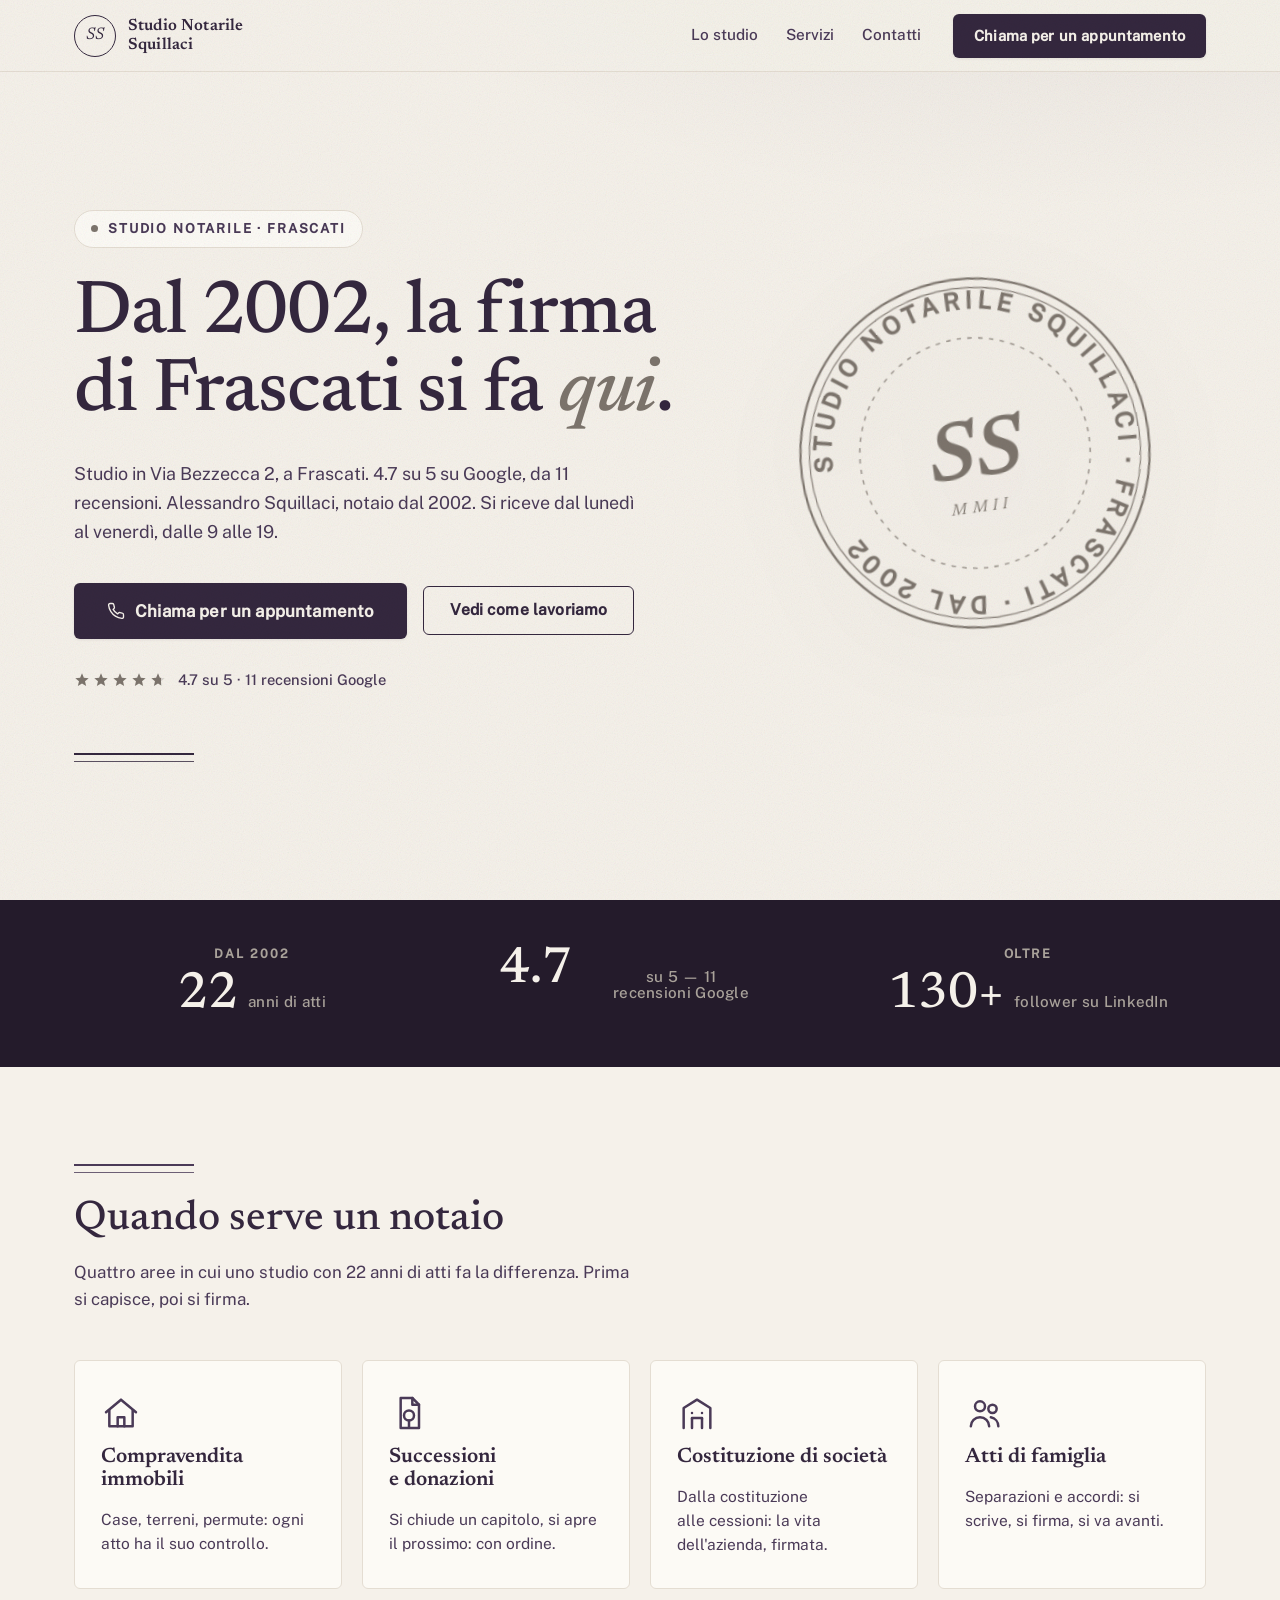
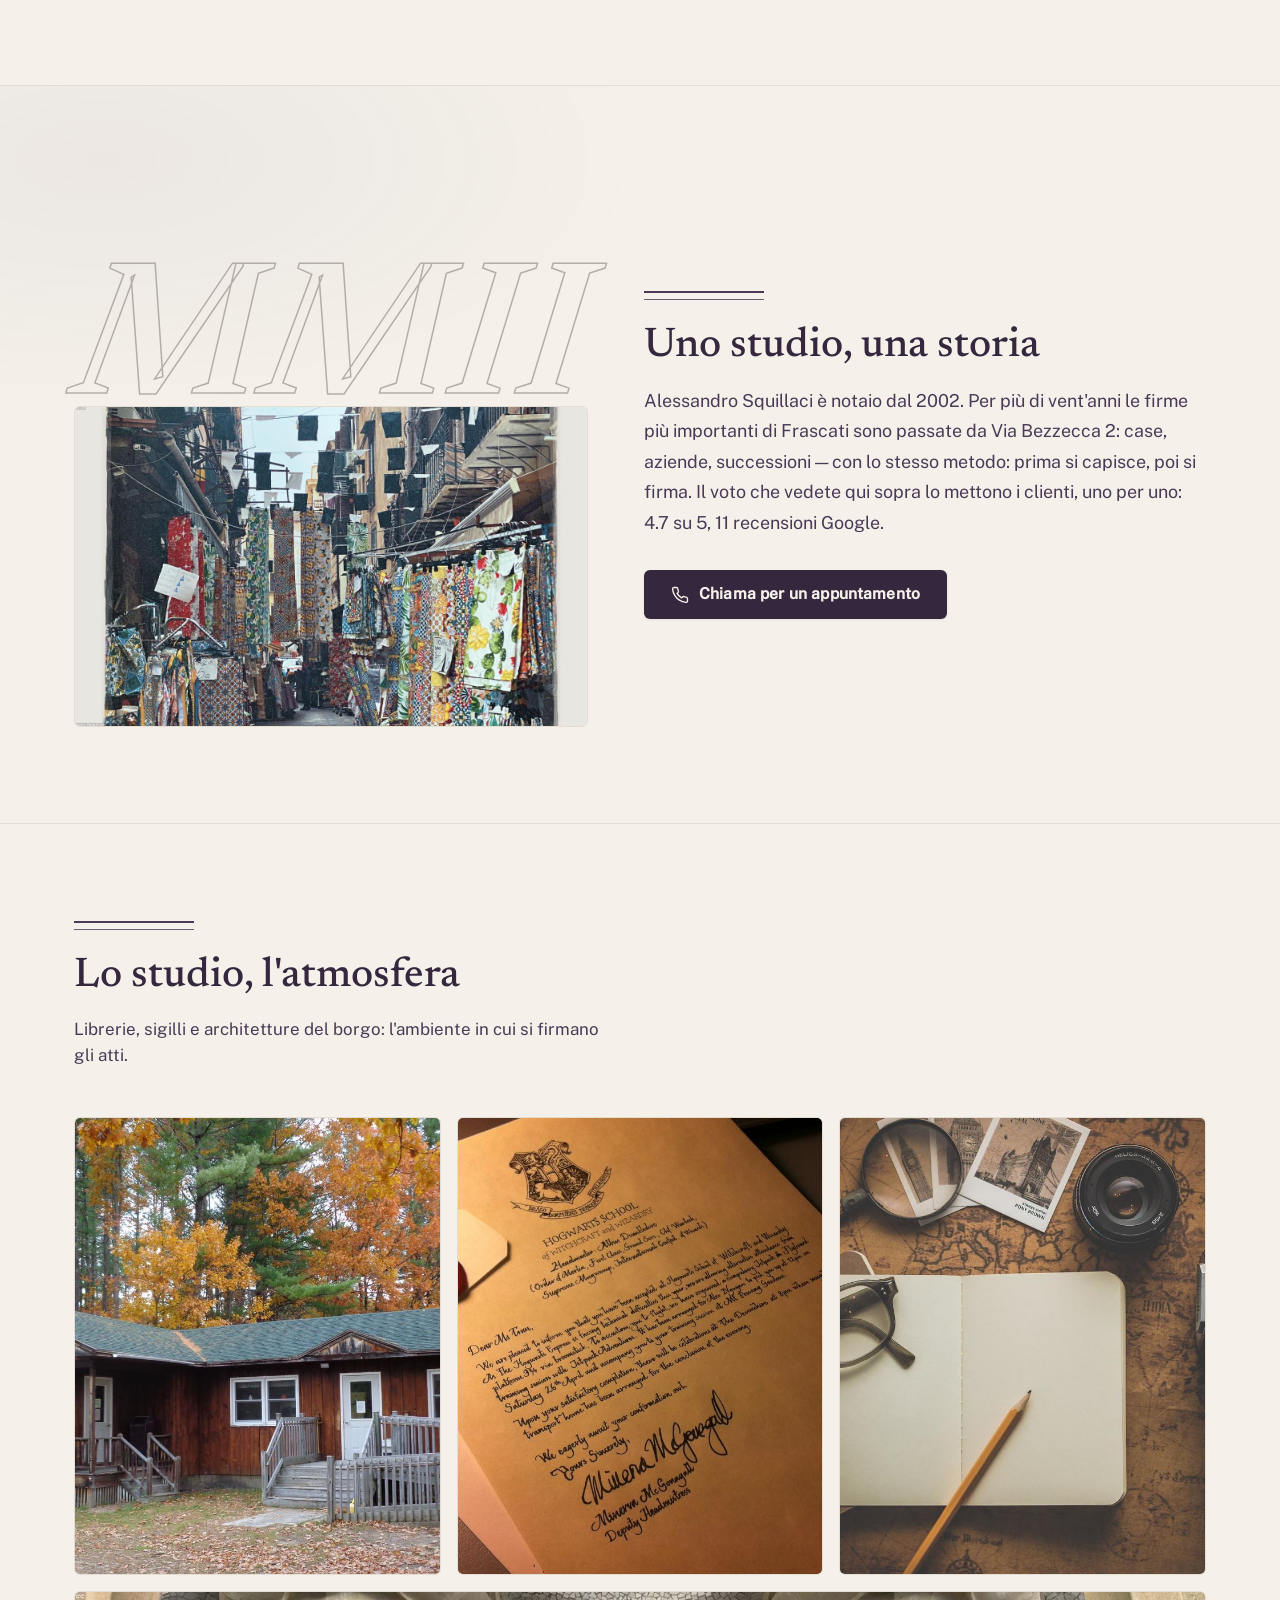
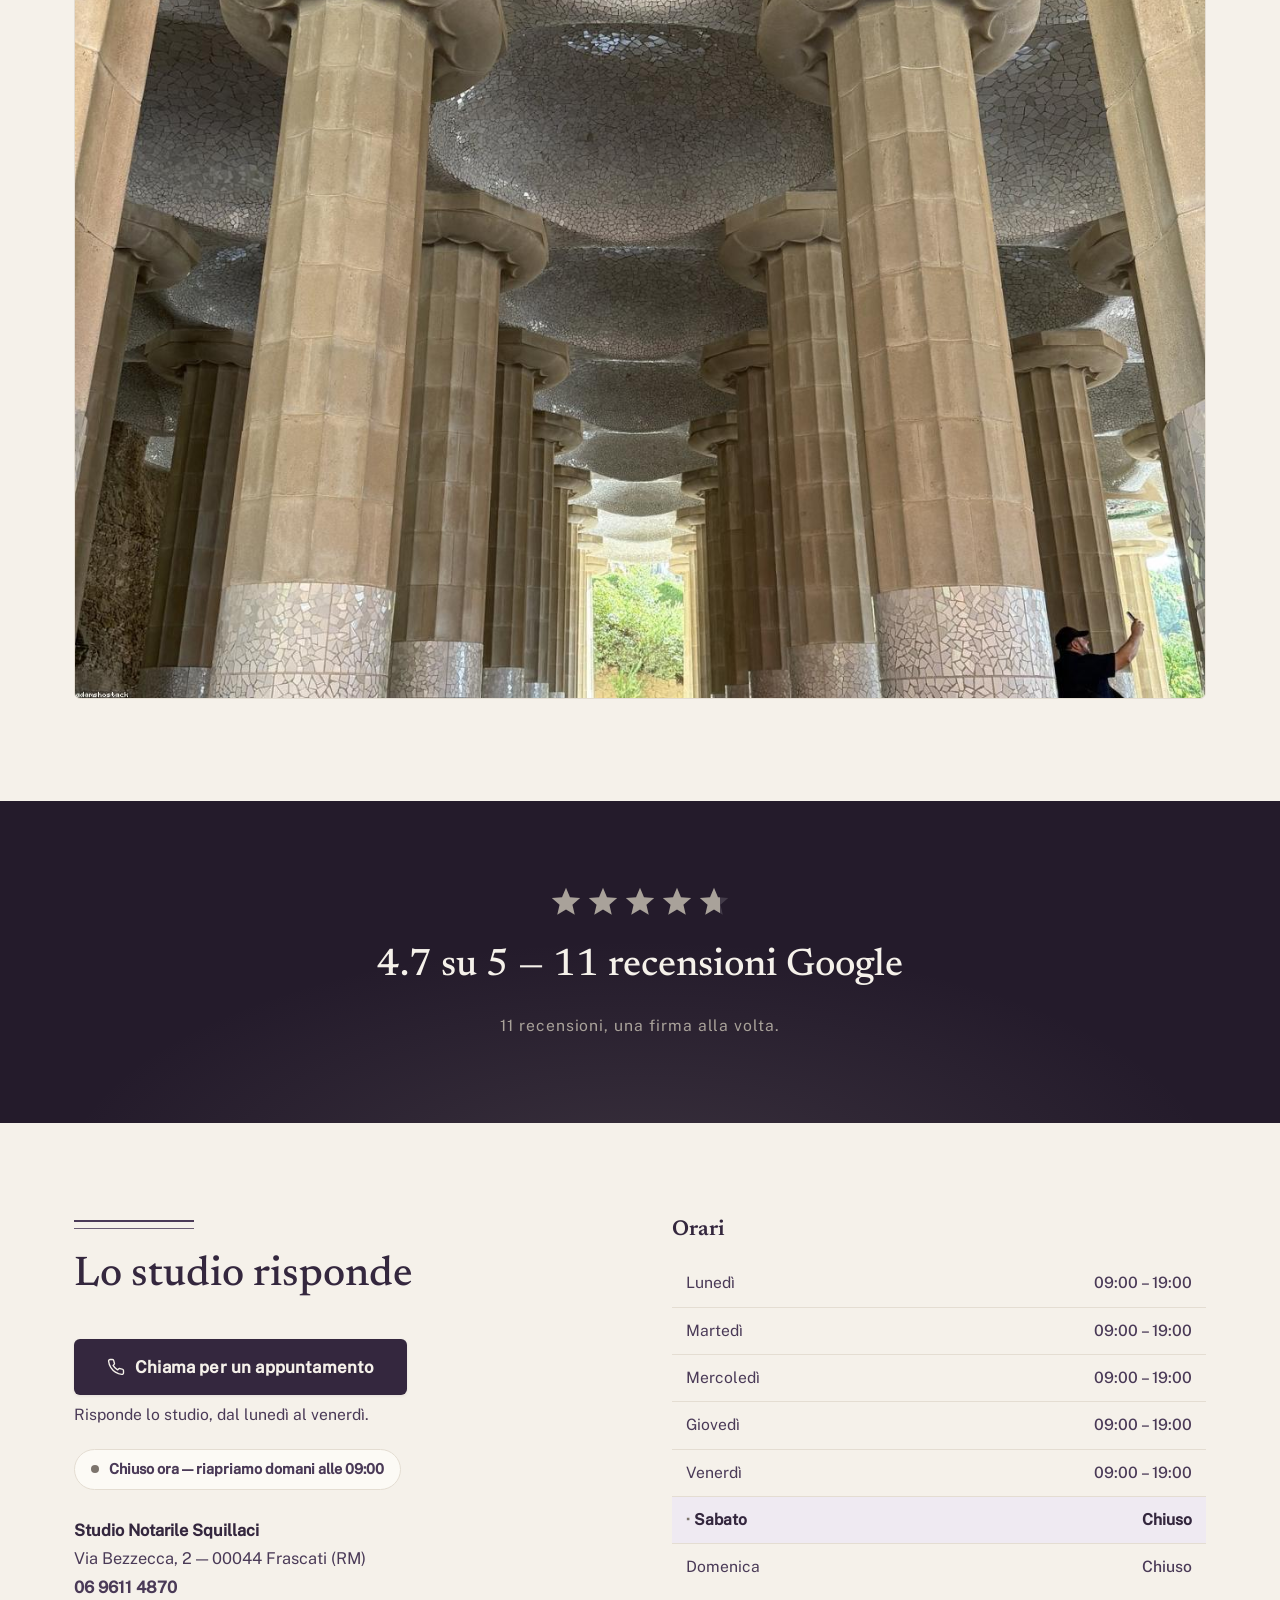
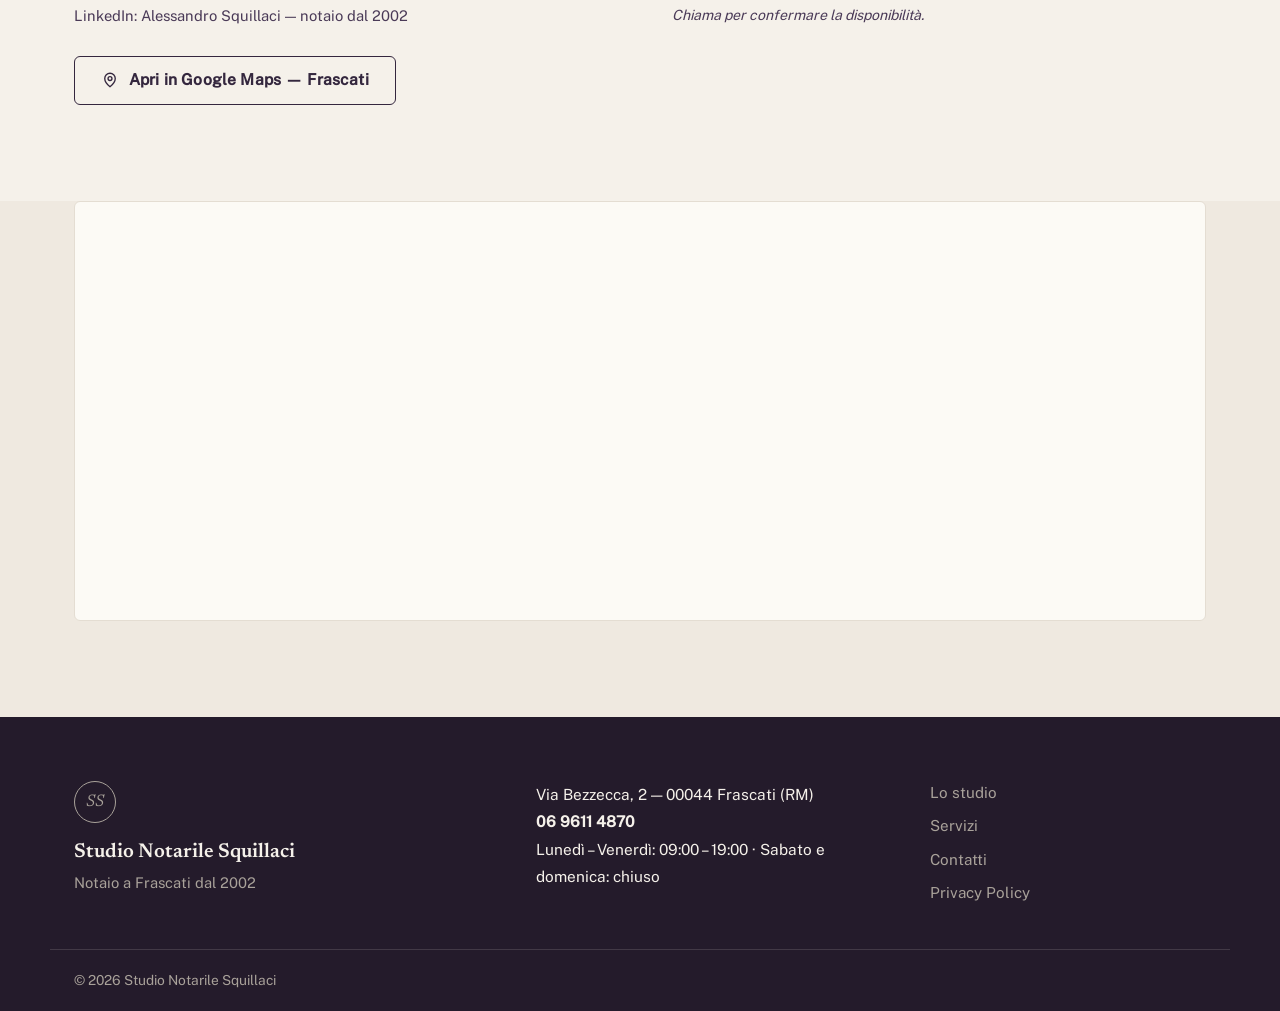
<file: index.html>
<!DOCTYPE html>
<html lang="it">
<head>
<meta charset="UTF-8">
<meta name="viewport" content="width=device-width, initial-scale=1">
<title>Studio Notarile Squillaci — Notaio a Frascati dal 2002</title>
<meta name="description" content="Studio notarile a Frascati (RM): Alessandro Squillaci, notaio dal 2002. Compravendite, successioni, costituzione di società e atti di famiglia. 4.7 su 5 su Google. Via Bezzecca 2. Si riceve dal lunedì al venerdì, dalle 9 alle 19.">
<link rel="canonical" href="https://www.studionotarilesquillaci.it/">
<meta property="og:type" content="website">
<meta property="og:title" content="Studio Notarile Squillaci — Notaio a Frascati dal 2002">
<meta property="og:description" content="Dal 2002, la firma di Frascati. Alessandro Squillaci, notaio dal 2002. 4.7 su 5 su Google, da 11 recensioni. Via Bezzecca 2, Frascati. Chiama: 06 9611 4870.">
<meta property="og:url" content="https://www.studionotarilesquillaci.it/">
<meta property="og:image" content="https://www.studionotarilesquillaci.it/images/og-cover.png">
<meta name="twitter:card" content="summary_large_image">
<link rel="icon" type="image/svg+xml" href="favicon.svg">
<link rel="preload" href="fonts/newsreader-var.woff2" as="font" type="font/woff2" crossorigin>
<link rel="preload" href="fonts/publicsans-var.woff2" as="font" type="font/woff2" crossorigin>
<link rel="stylesheet" href="fonts/fonts.css">
<link rel="stylesheet" href="css/variables.css">
<link rel="stylesheet" href="css/base.css">
<link rel="stylesheet" href="css/components.css">
<style>
/* ===== HERO: CSS @keyframes inline — MAI GSAP sopra la fold ===== */
.hero__badge, .hero__subtitle, .hero__cta, .hero__rating, .hero__media { opacity: 0; }
.hero__badge { transform: translateY(20px); animation: heroFadeUp .8s cubic-bezier(.22,1,.36,1) .05s forwards; }
.hero__title .word { display: inline-block; overflow: hidden; vertical-align: bottom; }
.hero__title .word span { display: inline-block; opacity: 0; animation: wordReveal 1s cubic-bezier(.25,.46,.45,.94) forwards; }
.hero__subtitle { transform: translateY(20px); animation: heroFadeUp .9s cubic-bezier(.22,1,.36,1) .68s forwards; }
.hero__cta { transform: translateY(20px); animation: heroFadeUp .9s cubic-bezier(.22,1,.36,1) .82s forwards; }
.hero__rating { transform: translateY(20px); animation: heroFadeUp .9s cubic-bezier(.22,1,.36,1) .96s forwards; }
.hero__media { animation: heroMediaFadeIn 1.6s cubic-bezier(.22,1,.36,1) .25s both; }
@keyframes wordReveal {
  from { opacity: 0; transform: translateY(105%); }
  to   { opacity: 1; transform: translateY(0); }
}
@keyframes heroFadeUp {
  from { opacity: 0; transform: translateY(20px); }
  to   { opacity: 1; transform: translateY(0); }
}
@keyframes heroMediaFadeIn {
  from { opacity: 0; transform: scale(.96) rotate(-4deg); }
  to   { opacity: 1; transform: scale(1) rotate(-4deg); }
}
</style>
<noscript>
<style>
.reveal, .service-card, .hero__badge, .hero__title .word span, .hero__subtitle, .hero__cta, .hero__rating, .hero__media { opacity: 1 !important; transform: none !important; }
</style>
</noscript>
<script type="application/ld+json">
{
  "@context": "https://schema.org",
  "@type": "LocalBusiness",
  "name": "Studio Notarile Squillaci",
  "description": "Studio notarile a Frascati (RM). Alessandro Squillaci, notaio dal 2002: compravendite immobiliari, successioni e donazioni, costituzione di società, atti di famiglia.",
  "telephone": "+39 06 9611 48**",
  "address": {
    "@type": "PostalAddress",
    "streetAddress": "Via Bezzecca, 2",
    "postalCode": "00044",
    "addressLocality": "Frascati",
    "addressRegion": "RM",
    "addressCountry": "IT"
  },
  "geo": { "@type": "GeoCoordinates", "latitude": 41.8081161, "longitude": 12.6801137 },
  "aggregateRating": { "@type": "AggregateRating", "ratingValue": "4.7", "reviewCount": "11" },
  "openingHoursSpecification": [{
    "@type": "OpeningHoursSpecification",
    "dayOfWeek": ["Monday", "Tuesday", "Wednesday", "Thursday", "Friday"],
    "opens": "09:00",
    "closes": "19:00"
  }]
}
</script>
</head>
<body>
<a class="skip-link" href="#main">Vai al contenuto</a>
<div class="progress-bar" aria-hidden="true"></div>

<header class="nav" id="nav">
  <div class="container nav__inner">
    <a class="nav__brand" href="#top" aria-label="Studio Notarile Squillaci — home">
      <span class="nav__monogram" aria-hidden="true">SS</span>
      <span class="nav__brand-text">Studio Notarile<br>Squillaci</span>
    </a>
    <nav class="nav__menu" id="navMenu" aria-label="Menu principale">
      <ul class="nav__links">
        <li><a href="#studio">Lo studio</a></li>
        <li><a href="#servizi">Servizi</a></li>
        <li><a href="#contatti">Contatti</a></li>
      </ul>
      <a class="btn btn--primary nav__cta" href="tel:+390696114870">Chiama per un appuntamento</a>
    </nav>
    <button class="nav__burger" id="navBurger" aria-expanded="false" aria-controls="navMenu" aria-label="Apri il menu">
      <span></span><span></span><span></span>
    </button>
  </div>
</header>

<main id="main">
  <!-- ============ 1. HERO ============ -->
  <section class="hero" id="top">
    <div class="container hero__inner">
      <div class="hero__content">
        <p class="hero__badge"><span class="hero__badge-dot" aria-hidden="true"></span>Studio notarile · Frascati</p>
        <h1 class="hero__title">
          <span class="word"><span>Dal</span></span>
          <span class="word"><span>2002,</span></span>
          <span class="word"><span>la</span></span>
          <span class="word"><span>firma</span></span>
          <span class="word"><span>di</span></span>
          <span class="word"><span>Frascati</span></span>
          <span class="word"><span>si</span></span>
          <span class="word"><span>fa</span></span>
          <span class="word"><span><em class="accent">qui</em>.</span></span>
        </h1>
        <p class="hero__subtitle">Studio in Via Bezzecca 2, a Frascati. 4.7 su 5 su Google, da 11 recensioni. Alessandro Squillaci, notaio dal 2002. Si riceve dal lunedì al venerdì, dalle 9 alle 19.</p>
        <div class="hero__cta">
          <a class="btn btn--primary btn--lg" href="tel:+390696114870">
            <svg viewBox="0 0 24 24" fill="none" stroke="currentColor" stroke-width="1.8" stroke-linecap="round" stroke-linejoin="round" aria-hidden="true"><path d="M22 16.92v3a2 2 0 0 1-2.18 2 19.79 19.79 0 0 1-8.63-3.07 19.5 19.5 0 0 1-6-6 19.79 19.79 0 0 1-3.07-8.67A2 2 0 0 1 4.11 2h3a2 2 0 0 1 2 1.72c.13.96.36 1.9.7 2.81a2 2 0 0 1-.45 2.11L8.09 9.91a16 16 0 0 0 6 6l1.27-1.27a2 2 0 0 1 2.11-.45c.91.34 1.85.57 2.81.7A2 2 0 0 1 22 16.92z"/></svg>
            Chiama per un appuntamento
          </a>
          <a class="btn btn--ghost" href="#studio">Vedi come lavoriamo</a>
        </div>
        <p class="hero__rating">
          <span class="stars" aria-hidden="true">
            <svg viewBox="0 0 24 24" fill="currentColor"><path d="M12 17.27L18.18 21l-1.64-7.03L22 9.24l-7.19-.61L12 2 9.19 8.63 2 9.24l5.46 4.73L5.82 21z"/></svg>
            <svg viewBox="0 0 24 24" fill="currentColor"><path d="M12 17.27L18.18 21l-1.64-7.03L22 9.24l-7.19-.61L12 2 9.19 8.63 2 9.24l5.46 4.73L5.82 21z"/></svg>
            <svg viewBox="0 0 24 24" fill="currentColor"><path d="M12 17.27L18.18 21l-1.64-7.03L22 9.24l-7.19-.61L12 2 9.19 8.63 2 9.24l5.46 4.73L5.82 21z"/></svg>
            <svg viewBox="0 0 24 24" fill="currentColor"><path d="M12 17.27L18.18 21l-1.64-7.03L22 9.24l-7.19-.61L12 2 9.19 8.63 2 9.24l5.46 4.73L5.82 21z"/></svg>
            <svg viewBox="0 0 24 24" fill="currentColor"><defs><linearGradient id="heroHalf" x1="0" y1="0" x2="1" y2="0"><stop offset="70%" stop-color="currentColor"/><stop offset="70%" stop-color="rgba(0,0,0,0.12)"/></linearGradient></defs><path d="M12 17.27L18.18 21l-1.64-7.03L22 9.24l-7.19-.61L12 2 9.19 8.63 2 9.24l5.46 4.73L5.82 21z" fill="url(#heroHalf)"/></svg>
          </span>
          <span>4.7 su 5 · 11 recensioni Google</span>
        </p>
      </div>
      <div class="hero__media" aria-hidden="true">
        <svg class="stamp" viewBox="0 0 200 200" role="img" aria-label="Timbro Studio Notarile Squillaci">
          <defs>
            <path id="stampCircle" d="M100,100 m-80,0 a80,80 0 1,1 160,0 a80,80 0 1,1 -160,0"/>
          </defs>
          <circle cx="100" cy="100" r="97" fill="none" stroke="currentColor" stroke-width="1.2"/>
          <circle cx="100" cy="100" r="92" fill="none" stroke="currentColor" stroke-width="0.6"/>
          <text class="stamp__text" font-size="13.5" letter-spacing="2.6" fill="currentColor">
            <textPath href="#stampCircle">STUDIO NOTARILE SQUILLACI · FRASCATI · DAL 2002</textPath>
          </text>
          <circle cx="100" cy="100" r="64" fill="none" stroke="currentColor" stroke-width="0.6" stroke-dasharray="2.5 3.5"/>
          <text class="stamp__monogram" x="100" y="113" text-anchor="middle" font-size="46" font-style="italic" fill="currentColor">SS</text>
          <text class="stamp__year" x="100" y="133" text-anchor="middle" font-size="9" letter-spacing="3" fill="currentColor">MMII</text>
        </svg>
      </div>
    </div>
    <div class="container">
      <svg class="act-divider hero__divider" viewBox="0 0 120 12" aria-hidden="true"><line x1="0" y1="2" x2="120" y2="2" stroke="currentColor" stroke-width="2"/><line x1="0" y1="9.5" x2="120" y2="9.5" stroke="currentColor" stroke-width="0.8"/></svg>
    </div>
  </section>

  <!-- ============ 2. TRUST BAR ============ -->
  <section class="trust" aria-label="Numeri dello studio">
    <div class="container trust__grid">
      <div class="trust__stat reveal">
        <p class="trust__pre">Dal 2002</p>
        <p class="trust__num"><span class="counter" data-count="22" data-suffix="">22</span><span class="trust__unit">anni di atti</span></p>
      </div>
      <div class="trust__stat reveal">
        <p class="trust__num"><span class="counter" data-count="4.7" data-decimals="1" data-suffix="">4.7</span><span class="trust__unit">su 5 — 11 recensioni Google</span></p>
      </div>
      <div class="trust__stat reveal">
        <p class="trust__pre">Oltre</p>
        <p class="trust__num"><span class="counter" data-count="130" data-suffix="+">130+</span><span class="trust__unit">follower su LinkedIn</span></p>
      </div>
    </div>
  </section>

  <!-- ============ 3. SERVIZI ============ -->
  <section class="section services" id="servizi">
    <div class="container">
      <div class="section__head reveal">
        <svg class="act-divider" viewBox="0 0 120 12" aria-hidden="true"><line x1="0" y1="2" x2="120" y2="2" stroke="currentColor" stroke-width="2"/><line x1="0" y1="9.5" x2="120" y2="9.5" stroke="currentColor" stroke-width="0.8"/></svg>
        <h2 class="section__title">Quando serve un notaio</h2>
        <p class="section__intro">Quattro aree in cui uno studio con 22 anni di atti fa la differenza. Prima si capisce, poi si firma.</p>
      </div>
      <div class="reveal-grid services__grid">
        <article class="card service-card">
          <svg class="service-card__icon" viewBox="0 0 24 24" fill="none" stroke="currentColor" stroke-width="1.5" stroke-linecap="round" stroke-linejoin="round" aria-hidden="true"><path d="M3 11.5L12 4l9 7.5"/><path d="M5 10.5V20h14v-9.5"/><path d="M10 20v-5.5h4V20"/></svg>
          <h3 class="service-card__title">Compravendita immobili</h3>
          <p class="service-card__text">Case, terreni, permute: ogni atto ha il suo controllo.</p>
        </article>
        <article class="card service-card">
          <svg class="service-card__icon" viewBox="0 0 24 24" fill="none" stroke="currentColor" stroke-width="1.5" stroke-linecap="round" stroke-linejoin="round" aria-hidden="true"><path d="M7 3h7l4 4v14H7z"/><path d="M14 3v4h4"/><circle cx="12" cy="13.5" r="3"/><path d="M12 16.5V20"/></svg>
          <h3 class="service-card__title">Successioni e donazioni</h3>
          <p class="service-card__text">Si chiude un capitolo, si apre il prossimo: con ordine.</p>
        </article>
        <article class="card service-card">
          <svg class="service-card__icon" viewBox="0 0 24 24" fill="none" stroke="currentColor" stroke-width="1.5" stroke-linecap="round" stroke-linejoin="round" aria-hidden="true"><path d="M4 21V9l8-5 8 5v12"/><path d="M9 21v-6h6v6"/><path d="M9 12h.01M15 12h.01M9 15.5h.01M15 15.5h.01"/></svg>
          <h3 class="service-card__title">Costituzione di società</h3>
          <p class="service-card__text">Dalla costituzione alle cessioni: la vita dell'azienda, firmata.</p>
        </article>
        <article class="card service-card">
          <svg class="service-card__icon" viewBox="0 0 24 24" fill="none" stroke="currentColor" stroke-width="1.5" stroke-linecap="round" stroke-linejoin="round" aria-hidden="true"><circle cx="9" cy="8" r="3"/><path d="M3.5 20c0-3 2.5-5.5 5.5-5.5s5.5 2.5 5.5 5.5"/><circle cx="16.5" cy="9.5" r="2.5"/><path d="M15.5 14.6c2.6.5 4.5 2.7 4.5 5.4"/></svg>
          <h3 class="service-card__title">Atti di famiglia</h3>
          <p class="service-card__text">Separazioni e accordi: si scrive, si firma, si va avanti.</p>
        </article>
      </div>
    </div>
  </section>

  <!-- ============ 4. PERCHÉ NOI / STORIA ============ -->
  <section class="section story" id="studio">
    <div class="container story__inner">
      <div class="story__visual reveal">
        <div class="story__numeral" aria-hidden="true">MMII</div>
        <figure class="story__figure">
          <img src="images/atmosfera-5.jpg" alt="Atmosfera dello studio" width="1280" height="800" loading="lazy" decoding="async">
        </figure>
      </div>
      <div class="story__content reveal">
        <svg class="act-divider" viewBox="0 0 120 12" aria-hidden="true"><line x1="0" y1="2" x2="120" y2="2" stroke="currentColor" stroke-width="2"/><line x1="0" y1="9.5" x2="120" y2="9.5" stroke="currentColor" stroke-width="0.8"/></svg>
        <h2 class="section__title">Uno studio, una storia</h2>
        <p class="story__text">Alessandro Squillaci è notaio dal 2002. Per più di vent'anni le firme più importanti di Frascati sono passate da Via Bezzecca 2: case, aziende, successioni — con lo stesso metodo: prima si capisce, poi si firma. Il voto che vedete qui sopra lo mettono i clienti, uno per uno: 4.7 su 5, 11 recensioni Google.</p>
        <a class="btn btn--primary" href="tel:+390696114870">
          <svg viewBox="0 0 24 24" fill="none" stroke="currentColor" stroke-width="1.8" stroke-linecap="round" stroke-linejoin="round" aria-hidden="true"><path d="M22 16.92v3a2 2 0 0 1-2.18 2 19.79 19.79 0 0 1-8.63-3.07 19.5 19.5 0 0 1-6-6 19.79 19.79 0 0 1-3.07-8.67A2 2 0 0 1 4.11 2h3a2 2 0 0 1 2 1.72c.13.96.36 1.9.7 2.81a2 2 0 0 1-.45 2.11L8.09 9.91a16 16 0 0 0 6 6l1.27-1.27a2 2 0 0 1 2.11-.45c.91.34 1.85.57 2.81.7A2 2 0 0 1 22 16.92z"/></svg>
          Chiama per un appuntamento
        </a>
      </div>
    </div>
  </section>

  <!-- ============ 4b. GALLERY ATMOSFERA ============ -->
  <section class="section gallery" id="atmosfera" aria-label="Lo studio — atmosfera">
    <div class="container">
      <div class="section__head reveal">
        <svg class="act-divider" viewBox="0 0 120 12" aria-hidden="true"><line x1="0" y1="2" x2="120" y2="2" stroke="currentColor" stroke-width="2"/><line x1="0" y1="9.5" x2="120" y2="9.5" stroke="currentColor" stroke-width="0.8"/></svg>
        <h2 class="section__title">Lo studio, l'atmosfera</h2>
        <p class="section__intro">Librerie, sigilli e architetture del borgo: l'ambiente in cui si firmano gli atti.</p>
      </div>
      <div class="gallery__grid reveal-grid">
        <figure class="gallery__item">
          <img src="images/atmosfera-1.jpg" alt="Atmosfera dello studio" width="1280" height="800" loading="lazy" decoding="async">
        </figure>
        <figure class="gallery__item">
          <img src="images/atmosfera-2.jpg" alt="Atmosfera dello studio" width="1280" height="800" loading="lazy" decoding="async">
        </figure>
        <figure class="gallery__item">
          <img src="images/atmosfera-3.jpg" alt="Atmosfera dello studio" width="1280" height="800" loading="lazy" decoding="async">
        </figure>
        <figure class="gallery__item gallery__item--wide">
          <img src="images/atmosfera-4.jpg" alt="Atmosfera dello studio" width="1280" height="800" loading="lazy" decoding="async">
        </figure>
      </div>
    </div>
  </section>

  <!-- ============ 5. RATING BAND ============ -->
  <section class="rating-band" aria-label="Recensioni Google">
    <div class="container rating-band__inner">
      <div class="stars stars--lg reveal" aria-hidden="true">
        <svg viewBox="0 0 24 24" fill="currentColor"><path d="M12 17.27L18.18 21l-1.64-7.03L22 9.24l-7.19-.61L12 2 9.19 8.63 2 9.24l5.46 4.73L5.82 21z"/></svg>
        <svg viewBox="0 0 24 24" fill="currentColor"><path d="M12 17.27L18.18 21l-1.64-7.03L22 9.24l-7.19-.61L12 2 9.19 8.63 2 9.24l5.46 4.73L5.82 21z"/></svg>
        <svg viewBox="0 0 24 24" fill="currentColor"><path d="M12 17.27L18.18 21l-1.64-7.03L22 9.24l-7.19-.61L12 2 9.19 8.63 2 9.24l5.46 4.73L5.82 21z"/></svg>
        <svg viewBox="0 0 24 24" fill="currentColor"><path d="M12 17.27L18.18 21l-1.64-7.03L22 9.24l-7.19-.61L12 2 9.19 8.63 2 9.24l5.46 4.73L5.82 21z"/></svg>
        <svg viewBox="0 0 24 24" fill="currentColor"><defs><linearGradient id="bandHalf" x1="0" y1="0" x2="1" y2="0"><stop offset="70%" stop-color="currentColor"/><stop offset="70%" stop-color="rgba(255,255,255,0.14)"/></linearGradient></defs><path d="M12 17.27L18.18 21l-1.64-7.03L22 9.24l-7.19-.61L12 2 9.19 8.63 2 9.24l5.46 4.73L5.82 21z" fill="url(#bandHalf)"/></svg>
      </div>
      <p class="rating-band__value reveal">4.7 su 5 — 11 recensioni Google</p>
      <p class="rating-band__line reveal">11 recensioni, una firma alla volta.</p>
    </div>
  </section>

  <!-- ============ 6. CONTATTI ============ -->
  <section class="section contact" id="contatti">
    <div class="container contact__inner">
      <div class="contact__info reveal">
        <svg class="act-divider" viewBox="0 0 120 12" aria-hidden="true"><line x1="0" y1="2" x2="120" y2="2" stroke="currentColor" stroke-width="2"/><line x1="0" y1="9.5" x2="120" y2="9.5" stroke="currentColor" stroke-width="0.8"/></svg>
        <h2 class="section__title">Lo studio risponde</h2>
        <a class="btn btn--primary btn--lg contact__cta" href="tel:+390696114870">
          <svg viewBox="0 0 24 24" fill="none" stroke="currentColor" stroke-width="1.8" stroke-linecap="round" stroke-linejoin="round" aria-hidden="true"><path d="M22 16.92v3a2 2 0 0 1-2.18 2 19.79 19.79 0 0 1-8.63-3.07 19.5 19.5 0 0 1-6-6 19.79 19.79 0 0 1-3.07-8.67A2 2 0 0 1 4.11 2h3a2 2 0 0 1 2 1.72c.13.96.36 1.9.7 2.81a2 2 0 0 1-.45 2.11L8.09 9.91a16 16 0 0 0 6 6l1.27-1.27a2 2 0 0 1 2.11-.45c.91.34 1.85.57 2.81.7A2 2 0 0 1 22 16.92z"/></svg>
          Chiama per un appuntamento
        </a>
        <p class="contact__note">Risponde lo studio, dal lunedì al venerdì.</p>
        <p class="hours-live" id="hoursPill" role="status">Aperto ora — chiudiamo alle 19:00</p>
        <address class="contact__address">
          <strong>Studio Notarile Squillaci</strong><br>
          Via Bezzecca, 2 — 00044 Frascati (RM)<br>
          <a href="tel:+390696114870">06 9611 4870</a><br>
          <span class="contact__linkedin">LinkedIn: Alessandro Squillaci — notaio dal 2002</span>
        </address>
        <a class="btn btn--ghost" href="https://www.google.com/maps?q=Via%20Bezzecca%202%2C%2000044%20Frascati%20RM%2C%20Italia" target="_blank" rel="noopener">
          <svg viewBox="0 0 24 24" fill="none" stroke="currentColor" stroke-width="1.8" stroke-linecap="round" stroke-linejoin="round" aria-hidden="true"><path d="M12 21s-7-5.5-7-11a7 7 0 0 1 14 0c0 5.5-7 11-7 11z"/><circle cx="12" cy="10" r="2.6"/></svg>
          Apri in Google Maps — Frascati
        </a>
      </div>
      <div class="contact__hours reveal">
        <h3 class="contact__subtitle">Orari</h3>
        <table class="hours-table">
          <tbody>
            <tr data-day="1"><td>Lunedì</td><td>09:00 – 19:00</td></tr>
            <tr data-day="2"><td>Martedì</td><td>09:00 – 19:00</td></tr>
            <tr data-day="3"><td>Mercoledì</td><td>09:00 – 19:00</td></tr>
            <tr data-day="4"><td>Giovedì</td><td>09:00 – 19:00</td></tr>
            <tr data-day="5"><td>Venerdì</td><td>09:00 – 19:00</td></tr>
            <tr data-day="6"><td>Sabato</td><td>Chiuso</td></tr>
            <tr data-day="7"><td>Domenica</td><td>Chiuso</td></tr>
          </tbody>
        </table>
        <p class="contact__hint">Chiama per confermare la disponibilità.</p>
      </div>
    </div>
  </section>

  <!-- ============ 7. MAPPA ============ -->
  <section class="map" aria-label="Posizione dello studio">
    <div class="container">
      <iframe class="map__iframe" src="https://maps.google.com/maps?q=Via%20Bezzecca%202%2C%2000044%20Frascati%20RM%2C%20Italia&output=embed" title="Mappa — Studio Notarile Squillaci, Via Bezzecca 2, Frascati" loading="lazy" referrerpolicy="no-referrer-when-downgrade" allowfullscreen></iframe>
    </div>
  </section>
</main>

<!-- ============ 8. FOOTER ============ -->
<footer class="footer">
  <div class="container footer__inner">
    <div class="footer__brand">
      <span class="nav__monogram" aria-hidden="true">SS</span>
      <p class="footer__name">Studio Notarile Squillaci</p>
      <p class="footer__tag">Notaio a Frascati dal 2002</p>
    </div>
    <div class="footer__nap">
      <p>Via Bezzecca, 2 — 00044 Frascati (RM)</p>
      <p><a href="tel:+390696114870">06 9611 4870</a></p>
      <p>Lunedì – Venerdì: 09:00 – 19:00 · Sabato e domenica: chiuso</p>
    </div>
    <nav class="footer__nav" aria-label="Link utili">
      <a href="#studio">Lo studio</a>
      <a href="#servizi">Servizi</a>
      <a href="#contatti">Contatti</a>
      <a href="privacy.html">Privacy Policy</a>
    </nav>
  </div>
  <div class="container footer__bottom">
    <p>© 2026 Studio Notarile Squillaci</p>
  </div>
</footer>

<!-- Sticky CTA mobile -->
<a class="sticky-cta" href="tel:+390696114870">
  <svg viewBox="0 0 24 24" fill="none" stroke="currentColor" stroke-width="1.8" stroke-linecap="round" stroke-linejoin="round" aria-hidden="true"><path d="M22 16.92v3a2 2 0 0 1-2.18 2 19.79 19.79 0 0 1-8.63-3.07 19.5 19.5 0 0 1-6-6 19.79 19.79 0 0 1-3.07-8.67A2 2 0 0 1 4.11 2h3a2 2 0 0 1 2 1.72c.13.96.36 1.9.7 2.81a2 2 0 0 1-.45 2.11L8.09 9.91a16 16 0 0 0 6 6l1.27-1.27a2 2 0 0 1 2.11-.45c.91.34 1.85.57 2.81.7A2 2 0 0 1 22 16.92z"/></svg>
  Chiama ora · 06 9611 4870
</a>

<!-- Hero word-reveal delays: sincrono, prima del primo paint -->
<script>
(function() {
  document.querySelectorAll('.hero__title .word span').forEach(function(el, i) {
    el.style.animationDelay = (0.15 + i * 0.06).toFixed(2) + 's';
  });
})();
</script>
<script src="js/vendor/gsap.min.js" defer></script>
<script src="js/vendor/ScrollTrigger.min.js" defer></script>
<script src="js/vendor/lenis.min.js" defer></script>
<script src="js/main.js" defer></script>
<script src="js/animations.js" defer></script>
<script src="js/counters.js" defer></script>
</body>
</html>
</file>
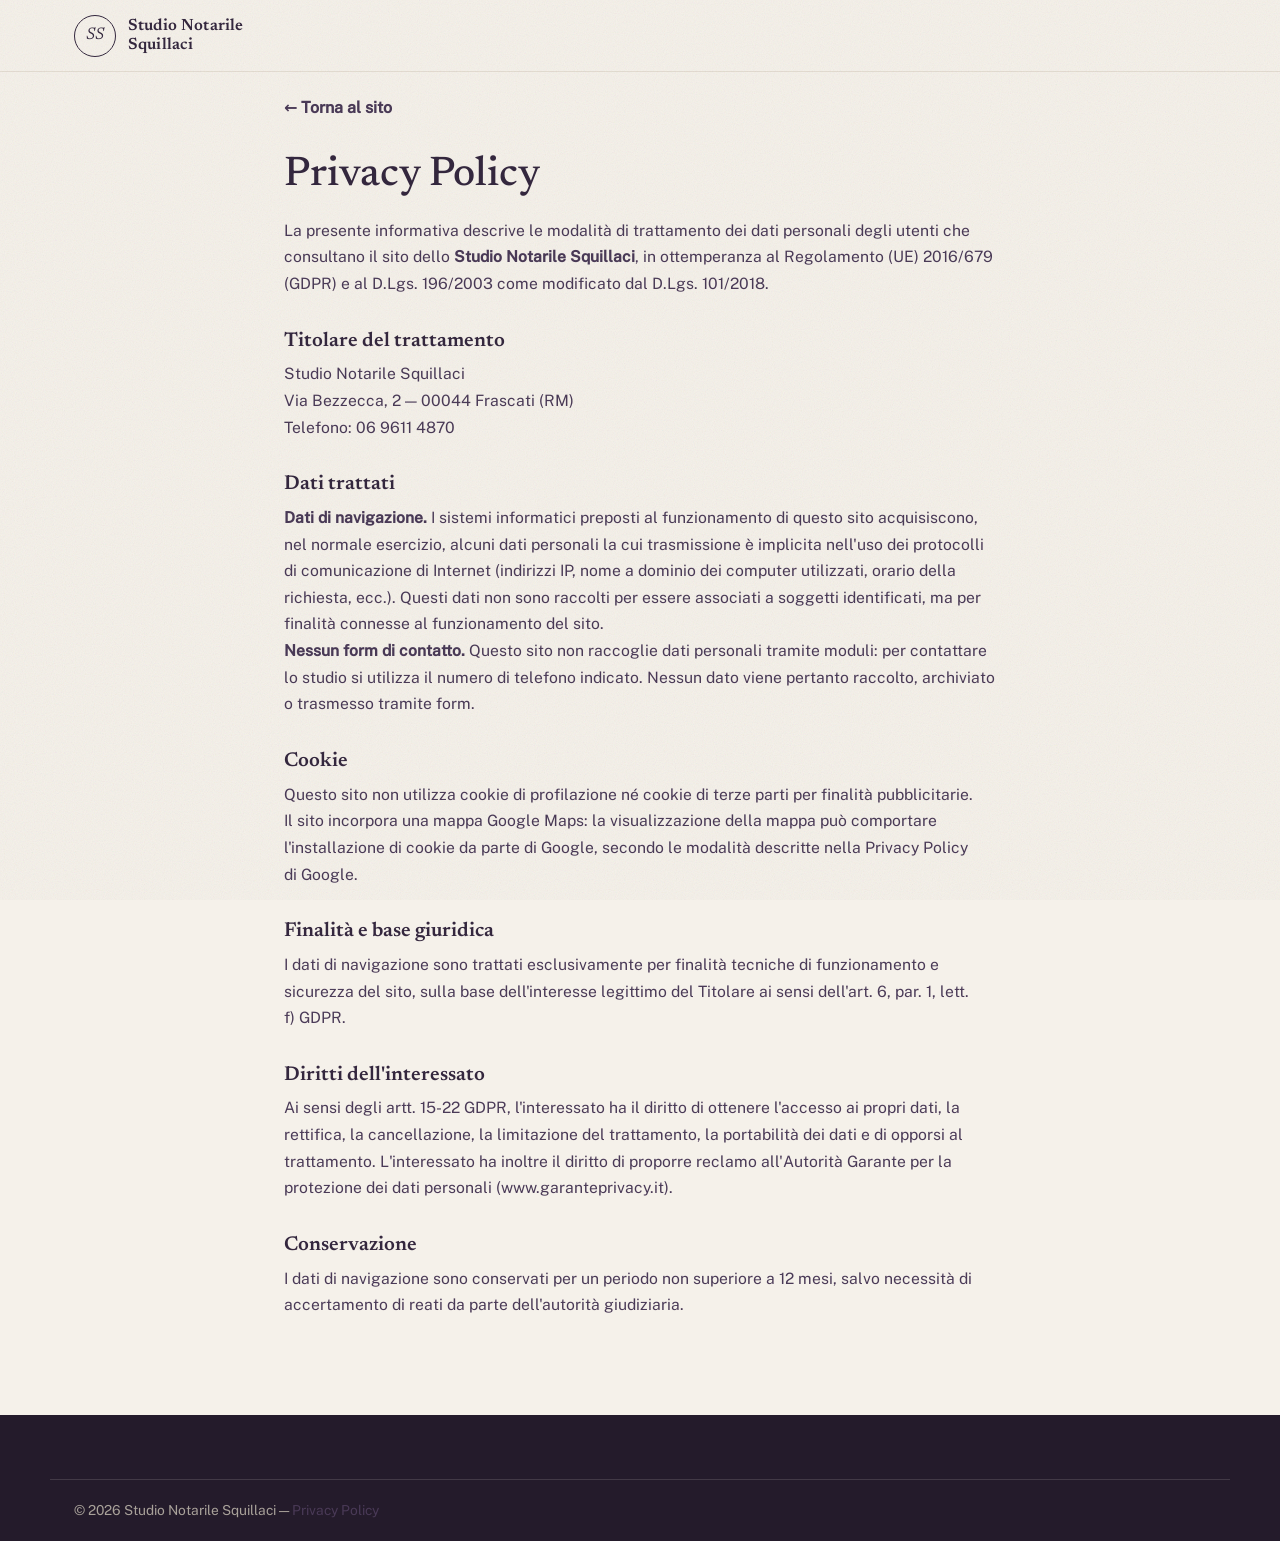
<file: privacy.html>
<!DOCTYPE html>
<html lang="it">
<head>
<meta charset="UTF-8">
<meta name="viewport" content="width=device-width, initial-scale=1">
<title>Privacy Policy — Studio Notarile Squillaci</title>
<meta name="description" content="Privacy Policy del sito dello Studio Notarile Squillaci, Via Bezzecca 2, Frascati (RM).">
<link rel="canonical" href="https://www.studionotarilesquillaci.it/privacy.html">
<link rel="icon" type="image/svg+xml" href="favicon.svg">
<link rel="stylesheet" href="fonts/fonts.css">
<link rel="stylesheet" href="css/variables.css">
<link rel="stylesheet" href="css/base.css">
<link rel="stylesheet" href="css/components.css">
</head>
<body>
<a class="skip-link" href="#main">Vai al contenuto</a>
<div class="progress-bar" aria-hidden="true"></div>

<header class="nav" id="nav">
  <div class="container nav__inner">
    <a class="nav__brand" href="index.html" aria-label="Studio Notarile Squillaci — home">
      <span class="nav__monogram" aria-hidden="true">SS</span>
      <span class="nav__brand-text">Studio Notarile<br>Squillaci</span>
    </a>
  </div>
</header>

<main id="main" class="section">
  <div class="container legal-page">
    <a class="legal-back" href="index.html">&larr; Torna al sito</a>
    <h1>Privacy Policy</h1>
    <p>La presente informativa descrive le modalità di trattamento dei dati personali degli utenti che consultano il sito dello <strong>Studio Notarile Squillaci</strong>, in ottemperanza al Regolamento (UE) 2016/679 (GDPR) e al D.Lgs. 196/2003 come modificato dal D.Lgs. 101/2018.</p>

    <h2>Titolare del trattamento</h2>
    <p>Studio Notarile Squillaci<br>
    Via Bezzecca, 2 — 00044 Frascati (RM)<br>
    Telefono: <a href="tel:+390696114870">06 9611 4870</a></p>

    <h2>Dati trattati</h2>
    <p><strong>Dati di navigazione.</strong> I sistemi informatici preposti al funzionamento di questo sito acquisiscono, nel normale esercizio, alcuni dati personali la cui trasmissione è implicita nell'uso dei protocolli di comunicazione di Internet (indirizzi IP, nome a dominio dei computer utilizzati, orario della richiesta, ecc.). Questi dati non sono raccolti per essere associati a soggetti identificati, ma per finalità connesse al funzionamento del sito.</p>
    <p><strong>Nessun form di contatto.</strong> Questo sito non raccoglie dati personali tramite moduli: per contattare lo studio si utilizza il numero di telefono indicato. Nessun dato viene pertanto raccolto, archiviato o trasmesso tramite form.</p>

    <h2>Cookie</h2>
    <p>Questo sito non utilizza cookie di profilazione né cookie di terze parti per finalità pubblicitarie. Il sito incorpora una mappa Google Maps: la visualizzazione della mappa può comportare l'installazione di cookie da parte di Google, secondo le modalità descritte nella <a href="https://policies.google.com/privacy" target="_blank" rel="noopener">Privacy Policy di Google</a>.</p>

    <h2>Finalità e base giuridica</h2>
    <p>I dati di navigazione sono trattati esclusivamente per finalità tecniche di funzionamento e sicurezza del sito, sulla base dell'interesse legittimo del Titolare ai sensi dell'art. 6, par. 1, lett. f) GDPR.</p>

    <h2>Diritti dell'interessato</h2>
    <p>Ai sensi degli artt. 15-22 GDPR, l'interessato ha il diritto di ottenere l'accesso ai propri dati, la rettifica, la cancellazione, la limitazione del trattamento, la portabilità dei dati e di opporsi al trattamento. L'interessato ha inoltre il diritto di proporre reclamo all'Autorità Garante per la protezione dei dati personali (<a href="https://www.garanteprivacy.it" target="_blank" rel="noopener">www.garanteprivacy.it</a>).</p>

    <h2>Conservazione</h2>
    <p>I dati di navigazione sono conservati per un periodo non superiore a 12 mesi, salvo necessità di accertamento di reati da parte dell'autorità giudiziaria.</p>
  </div>
</main>

<footer class="footer">
  <div class="container footer__bottom">
    <p>© 2026 Studio Notarile Squillaci — <a href="privacy.html">Privacy Policy</a></p>
  </div>
</footer>
</body>
</html>
</file>
<file: fonts/fonts.css>
/* Self-hosted fonts — Newsreader + Public Sans (woff2 latin, variable) */
@font-face {
  font-family: 'Newsreader';
  font-style: italic;
  font-weight: 400;
  font-display: swap;
  src: url('newsreader-var-italic.woff2') format('woff2');
}
@font-face {
  font-family: 'Newsreader';
  font-style: italic;
  font-weight: 500;
  font-display: swap;
  src: url('newsreader-var-italic.woff2') format('woff2');
}
@font-face {
  font-family: 'Newsreader';
  font-style: italic;
  font-weight: 600;
  font-display: swap;
  src: url('newsreader-var-italic.woff2') format('woff2');
}
@font-face {
  font-family: 'Newsreader';
  font-style: normal;
  font-weight: 400;
  font-display: swap;
  src: url('newsreader-var.woff2') format('woff2');
}
@font-face {
  font-family: 'Newsreader';
  font-style: normal;
  font-weight: 500;
  font-display: swap;
  src: url('newsreader-var.woff2') format('woff2');
}
@font-face {
  font-family: 'Newsreader';
  font-style: normal;
  font-weight: 600;
  font-display: swap;
  src: url('newsreader-var.woff2') format('woff2');
}
@font-face {
  font-family: 'Public Sans';
  font-style: normal;
  font-weight: 300;
  font-display: swap;
  src: url('publicsans-var.woff2') format('woff2');
}
@font-face {
  font-family: 'Public Sans';
  font-style: normal;
  font-weight: 400;
  font-display: swap;
  src: url('publicsans-var.woff2') format('woff2');
}
@font-face {
  font-family: 'Public Sans';
  font-style: normal;
  font-weight: 500;
  font-display: swap;
  src: url('publicsans-var.woff2') format('woff2');
}
</file>
<file: css/variables.css>
/* ============================================================
   Studio Notarile Squillaci — design tokens
   Concept: "Lo studio dal 2002" — istituzionale, caldo, storico
   ============================================================ */
:root {
  /* Palette */
  --paper:        #F5F1EA;   /* avorio */
  --paper-soft:   #EFE9E0;   /* avorio scuro (hover, sfondi) */
  --card:         #FCFAF5;   /* card su avorio */
  --ink:          #34273E;   /* viola scuro */
  --primary:      #4A3A57;   /* viola medio */
  --primary-soft: #EFEAF2;   /* lavanda chiarissima */
  --accent:       #A9A29A;   /* argento */
  --accent-strong:#7C746C;   /* argento scurito (testo su chiaro) */
  --deep:         #241B2B;   /* viola quasi nero */
  --line:         #E4DDD2;   /* bordi */

  /* Tipografia */
  --font-display: 'Newsreader', Georgia, 'Times New Roman', serif;
  --font-body:    'Public Sans', 'Segoe UI', system-ui, -apple-system, sans-serif;

  /* Layout */
  --container: 1180px;
  --header-h: 72px;
  --radius: 6px;
  --ease: cubic-bezier(0.22, 1, 0.36, 1);

  /* Ombre */
  --shadow-sm: 0 1px 3px rgba(36, 27, 43, 0.08);
  --shadow-md: 0 14px 34px rgba(36, 27, 43, 0.14);
}
</file>
<file: css/base.css>
/* ============================================================
   Base — reset, tipografia, utilities, noise, progress bar
   ============================================================ */
*, *::before, *::after { box-sizing: border-box; margin: 0; padding: 0; }

html {
  scroll-behavior: smooth;
  -webkit-text-size-adjust: 100%;
}

html, body { overflow-x: clip; }

body {
  font-family: var(--font-body);
  font-size: 16px;
  line-height: 1.55;
  color: var(--ink);
  background: var(--paper);
  font-weight: 400;
  -webkit-font-smoothing: antialiased;
  text-rendering: optimizeLegibility;
}

/* Noise texture (GPU, zero request) */
body::before {
  content: '';
  position: fixed;
  inset: 0;
  z-index: 9998;
  pointer-events: none;
  opacity: 0.22;
  background-image: url("data:image/svg+xml,%3Csvg viewBox='0 0 256 256' xmlns='http://www.w3.org/2000/svg'%3E%3Cfilter id='noise'%3E%3CfeTurbulence type='fractalNoise' baseFrequency='0.9' numOctaves='4' stitchTiles='stitch'/%3E%3C/filter%3E%3Crect width='100%25' height='100%25' filter='url(%23noise)' opacity='0.5'/%3E%3C/svg%3E");
  background-repeat: repeat;
  background-size: 256px 256px;
  mix-blend-mode: multiply;
}

h1, h2, h3, h4 {
  font-family: var(--font-display);
  font-weight: 500;
  line-height: 1.1;
  color: var(--ink);
  text-wrap: balance;
}

p { text-wrap: pretty; }

a {
  color: var(--primary);
  text-decoration: none;
  transition: color 0.2s var(--ease);
}
a:hover { color: var(--ink); }

img, svg { max-width: 100%; height: auto; display: block; }

ul, ol { list-style: none; }

button { font-family: inherit; font-size: inherit; cursor: pointer; border: 0; background: none; }

:focus-visible {
  outline: 2px solid var(--primary);
  outline-offset: 3px;
  border-radius: 3px;
}

::selection { background: var(--ink); color: var(--paper); }

.container {
  width: 100%;
  max-width: var(--container);
  margin-inline: auto;
  padding-inline: 24px;
}

/* Skip link */
.skip-link {
  position: fixed;
  top: -60px;
  left: 16px;
  z-index: 1002;
  background: var(--ink);
  color: var(--paper);
  padding: 10px 18px;
  border-radius: var(--radius);
  font-weight: 600;
  transition: top 0.2s var(--ease);
}
.skip-link:focus { top: 12px; color: var(--paper); }

/* Progress bar (scroll-driven) */
.progress-bar {
  position: fixed;
  top: 0;
  left: 0;
  height: 3px;
  width: 0;
  background: linear-gradient(90deg, var(--primary), var(--ink));
  z-index: 1001;
  animation: progressScroll linear both;
  animation-timeline: scroll();
  transform-origin: left;
}
@keyframes progressScroll { to { width: 100%; } }
@supports not (animation-timeline: scroll()) { .progress-bar { display: none; } }

/* Parola evidenziata (italic accent) */
.accent { font-style: italic; color: var(--accent-strong); }

/* Motivo doppia riga da atto notarile */
.act-divider {
  width: 120px;
  height: 12px;
  display: block;
  color: var(--primary);
  margin-bottom: 1.4rem;
}

/* Bottone */
.btn {
  display: inline-flex;
  align-items: center;
  justify-content: center;
  gap: 10px;
  padding: 14px 26px;
  border-radius: var(--radius);
  font-family: var(--font-body);
  font-weight: 600;
  font-size: 0.98rem;
  line-height: 1.2;
  letter-spacing: 0.01em;
  border: 1px solid transparent;
  cursor: pointer;
  transition: background 0.25s var(--ease), color 0.25s var(--ease),
              border-color 0.25s var(--ease), transform 0.25s var(--ease),
              box-shadow 0.25s var(--ease);
  min-height: 48px;
}
.btn svg { width: 18px; height: 18px; flex: 0 0 auto; }
.btn--primary {
  background: var(--ink);
  color: var(--paper);
  box-shadow: var(--shadow-sm);
}
.btn--primary:hover {
  background: var(--deep);
  color: var(--paper);
  transform: translateY(-2px);
  box-shadow: var(--shadow-md);
}
.btn--lg { padding: 17px 32px; font-size: 1.05rem; min-height: 56px; }
.btn--ghost {
  border-color: var(--ink);
  color: var(--ink);
  background: transparent;
}
.btn--ghost:hover { background: var(--ink); color: var(--paper); transform: translateY(-2px); }

/* Stelle rating — SVG inline, mai ★ */
.stars { display: inline-flex; gap: 3px; align-items: center; }
.stars svg { width: 16px; height: 16px; color: var(--accent-strong); }
.stars--lg svg { width: 34px; height: 34px; color: var(--accent); }

/* Reveal: visibile di default; GSAP setta opacity:0 dopo registerPlugin */
.reveal { opacity: 1; }

/* Card */
.card {
  background: var(--card);
  border: 1px solid var(--line);
  border-radius: var(--radius);
}

/* Sezioni */
.section { padding-block: 96px; }

.section__title {
  font-size: clamp(1.9rem, 3.4vw, 2.6rem);
  margin-bottom: 1rem;
}

.section__intro {
  font-size: 1.06rem;
  color: var(--primary);
  max-width: 56ch;
}
</file>
<file: css/components.css>
/* ============================================================
   Components — nav, hero, trust, servizi, storia, rating,
   contatti, mappa, footer, sticky CTA, burger
   ============================================================ */

/* ---------- NAV ---------- */
.nav {
  position: fixed;
  top: 0;
  left: 0;
  right: 0;
  z-index: 1000;
  height: var(--header-h);
  background: rgba(245, 241, 234, 0.92);
  -webkit-backdrop-filter: blur(10px);
  backdrop-filter: blur(10px);
  border-bottom: 1px solid var(--line);
}
.nav__inner {
  height: 100%;
  display: flex;
  align-items: center;
  justify-content: space-between;
  gap: 24px;
}
.nav__brand {
  display: inline-flex;
  align-items: center;
  gap: 12px;
  color: var(--ink);
}
.nav__brand:hover { color: var(--ink); }
.nav__monogram {
  display: inline-flex;
  align-items: center;
  justify-content: center;
  width: 42px;
  height: 42px;
  border-radius: 50%;
  border: 1.5px solid var(--ink);
  font-family: var(--font-display);
  font-style: italic;
  font-size: 1.05rem;
  letter-spacing: 0.02em;
  color: var(--ink);
  flex: 0 0 auto;
}
.nav__brand-text {
  font-family: var(--font-display);
  font-weight: 600;
  font-size: 1.02rem;
  line-height: 1.15;
  letter-spacing: 0.01em;
}
.nav__menu { display: flex; align-items: center; gap: 32px; }
.nav__links { display: flex; gap: 28px; }
.nav__links a {
  font-size: 0.96rem;
  font-weight: 500;
  color: var(--primary);
  padding-block: 8px;
  position: relative;
}
.nav__links a::after {
  content: '';
  position: absolute;
  left: 0;
  bottom: 2px;
  width: 100%;
  height: 1.5px;
  background: var(--ink);
  transform: scaleX(0);
  transform-origin: left;
  transition: transform 0.25s var(--ease);
}
.nav__links a:hover { color: var(--ink); }
.nav__links a:hover::after { transform: scaleX(1); }
.nav__cta { padding: 11px 20px; min-height: 44px; font-size: 0.92rem; }

/* Burger — nascosto su desktop */
.nav__burger {
  display: none;
  flex-direction: column;
  justify-content: center;
  gap: 5px;
  width: 44px;
  height: 44px;
  padding: 10px;
  border-radius: var(--radius);
}
.nav__burger span {
  display: block;
  width: 22px;
  height: 2px;
  background: var(--ink);
  transition: transform 0.3s var(--ease), opacity 0.3s var(--ease);
}
.nav__burger[aria-expanded="true"] span:nth-child(1) { transform: translateY(7px) rotate(45deg); }
.nav__burger[aria-expanded="true"] span:nth-child(2) { opacity: 0; }
.nav__burger[aria-expanded="true"] span:nth-child(3) { transform: translateY(-7px) rotate(-45deg); }

/* ---------- HERO ---------- */
.hero {
  padding-top: calc(var(--header-h) + 88px);
  padding-bottom: 64px;
  background:
    radial-gradient(1200px 500px at 85% -10%, rgba(74, 58, 87, 0.07), transparent 60%),
    var(--paper);
  min-height: 100svh;
  display: flex;
  flex-direction: column;
  justify-content: center;
}
.hero__inner {
  display: grid;
  grid-template-columns: 1.15fr 0.85fr;
  align-items: center;
  gap: 48px;
}
.hero__badge {
  display: inline-flex;
  align-items: center;
  gap: 10px;
  font-size: 0.82rem;
  font-weight: 600;
  letter-spacing: 0.14em;
  text-transform: uppercase;
  color: var(--primary);
  border: 1px solid var(--line);
  background: var(--card);
  padding: 8px 16px;
  border-radius: 999px;
  margin-bottom: 28px;
}
.hero__badge-dot {
  width: 7px;
  height: 7px;
  border-radius: 50%;
  background: var(--accent-strong);
}
.hero__title {
  font-size: clamp(2.9rem, 6.4vw, 4.7rem);
  font-weight: 500;
  line-height: 1.04;
  letter-spacing: -0.015em;
  margin-bottom: 28px;
}
.hero__subtitle {
  font-size: 1.12rem;
  line-height: 1.6;
  color: var(--primary);
  max-width: 52ch;
  margin-bottom: 36px;
}
.hero__cta {
  display: flex;
  flex-wrap: wrap;
  align-items: center;
  gap: 16px;
  margin-bottom: 30px;
}
.hero__rating {
  display: inline-flex;
  align-items: center;
  gap: 12px;
  font-size: 0.92rem;
  font-weight: 500;
  color: var(--primary);
}
.hero__media {
  display: flex;
  justify-content: center;
  align-items: center;
}
.stamp {
  width: min(360px, 88%);
  color: var(--accent-strong);
  transform: rotate(-4deg);
  filter: drop-shadow(0 24px 48px rgba(36, 27, 43, 0.14));
}
.stamp__text { font-family: var(--font-body); font-weight: 600; }
.stamp__monogram { font-family: var(--font-display); font-weight: 600; }
.stamp__year { font-family: var(--font-display); font-style: italic; }
.hero__divider { margin-top: 56px; color: var(--ink); }

/* ---------- TRUST BAR ---------- */
.trust {
  background: var(--deep);
  color: var(--paper);
  padding-block: 44px;
}
.trust__grid {
  display: grid;
  grid-template-columns: repeat(3, 1fr);
  gap: 32px;
  text-align: center;
}
.trust__pre {
  font-size: 0.78rem;
  font-weight: 600;
  letter-spacing: 0.16em;
  text-transform: uppercase;
  color: var(--accent);
  margin-bottom: 6px;
}
.trust__num {
  font-family: var(--font-display);
  font-size: clamp(2.4rem, 4vw, 3.2rem);
  font-weight: 500;
  line-height: 1.05;
  color: var(--paper);
  display: flex;
  align-items: baseline;
  justify-content: center;
  gap: 10px;
  flex-wrap: wrap;
}
.trust__unit {
  font-family: var(--font-body);
  font-size: 0.95rem;
  font-weight: 500;
  letter-spacing: 0.02em;
  color: var(--accent);
  max-width: 22ch;
}

/* ---------- SERVIZI ---------- */
.services { background: var(--paper); }
.services__grid {
  display: grid;
  grid-template-columns: repeat(4, 1fr);
  gap: 20px;
  margin-top: 48px;
}
.service-card {
  padding: 32px 26px;
  display: flex;
  flex-direction: column;
  gap: 14px;
  transition: transform 0.3s var(--ease), border-color 0.3s var(--ease), box-shadow 0.3s var(--ease);
}
.service-card:hover {
  transform: translateY(-5px);
  border-color: var(--primary);
  box-shadow: var(--shadow-md);
}
.service-card__icon {
  width: 40px;
  height: 40px;
  color: var(--primary);
}
.service-card__title {
  font-size: 1.3rem;
  font-weight: 600;
  margin-bottom: 0;
}
.service-card__text {
  font-size: 0.97rem;
  line-height: 1.55;
  color: var(--primary);
}

/* ---------- STORIA ---------- */
.story {
  background:
    radial-gradient(900px 420px at 8% 10%, rgba(74, 58, 87, 0.06), transparent 60%),
    var(--paper);
  border-block: 1px solid var(--line);
}
.story__inner {
  display: grid;
  grid-template-columns: 0.9fr 1.1fr;
  align-items: center;
  gap: 56px;
}
.story__numeral {
  font-family: var(--font-display);
  font-style: italic;
  font-weight: 600;
  font-size: clamp(7rem, 15vw, 12rem);
  line-height: 1;
  color: transparent;
  -webkit-text-stroke: 1.5px var(--accent);
  opacity: 0.85;
  text-align: center;
  user-select: none;
}
.story__text {
  font-size: 1.12rem;
  line-height: 1.7;
  color: var(--primary);
  margin-bottom: 32px;
  max-width: 58ch;
}
.story__text strong { color: var(--ink); font-weight: 600; }

/* ---------- STORIA: visual (foto accanto al testo) ---------- */
.story__visual {
  display: flex;
  flex-direction: column;
  align-items: center;
  gap: 32px;
}
.story__figure { width: 100%; }
.story__figure img {
  width: 100%;
  aspect-ratio: 16 / 10;
  object-fit: cover;
  border: 1px solid var(--line);
  border-radius: var(--radius);
  background: var(--card);
}

/* ---------- GALLERY ATMOSFERA ---------- */
.gallery { background: var(--paper); }
.gallery__grid {
  display: grid;
  grid-auto-flow: column;
  grid-auto-columns: 78%;
  gap: 16px;
  margin-top: 48px;
  overflow-x: auto;
  overscroll-behavior-inline: contain;
  scroll-snap-type: x mandatory;
  scroll-padding-inline: 24px;
  padding-bottom: 6px;
}
.gallery__item {
  scroll-snap-align: start;
  border: 1px solid var(--line);
  border-radius: var(--radius);
  overflow: hidden;
  background: var(--card);
}
.gallery__item img {
  width: 100%;
  height: 100%;
  aspect-ratio: 4 / 5;
  object-fit: cover;
  display: block;
  transition: transform 0.5s var(--ease);
}
.gallery__item:hover img { transform: scale(1.03); }

/* ---------- RATING BAND ---------- */
.rating-band {
  background:
    radial-gradient(900px 380px at 50% 120%, rgba(169, 162, 154, 0.16), transparent 65%),
    var(--deep);
  color: var(--paper);
  padding-block: 84px;
  text-align: center;
}
.rating-band__inner { display: flex; flex-direction: column; align-items: center; gap: 18px; }
.rating-band__value {
  font-family: var(--font-display);
  font-size: clamp(1.7rem, 3.2vw, 2.4rem);
  font-weight: 500;
  color: var(--paper);
}
.rating-band__line {
  font-size: 0.98rem;
  letter-spacing: 0.06em;
  color: var(--accent);
}

/* ---------- CONTATTI ---------- */
.contact { background: var(--paper); }
.contact__inner {
  display: grid;
  grid-template-columns: 1fr 1fr;
  gap: 64px;
  align-items: start;
}
.contact__cta { margin-block: 24px 8px; }
.contact__note {
  font-size: 0.98rem;
  color: var(--primary);
  margin-bottom: 22px;
}
.hours-live {
  display: inline-flex;
  align-items: center;
  gap: 10px;
  font-size: 0.9rem;
  font-weight: 600;
  padding: 8px 16px;
  border-radius: 999px;
  margin-bottom: 26px;
}
.hours-live::before {
  content: '';
  width: 8px;
  height: 8px;
  border-radius: 50%;
  flex: 0 0 auto;
}
.hours-live.is-open { background: var(--ink); color: var(--paper); }
.hours-live.is-open::before { background: var(--accent); }
.hours-live.is-closed { background: var(--card); color: var(--primary); border: 1px solid var(--line); }
.hours-live.is-closed::before { background: var(--accent-strong); }
.contact__address {
  font-style: normal;
  font-size: 1.02rem;
  line-height: 1.75;
  color: var(--primary);
  margin-bottom: 26px;
}
.contact__address strong { color: var(--ink); font-weight: 600; }
.contact__address a { font-weight: 600; }
.contact__linkedin { display: inline-block; font-size: 0.92rem; }
.contact__subtitle {
  font-size: 1.35rem;
  font-weight: 600;
  margin-bottom: 18px;
}
.hours-table {
  width: 100%;
  border-collapse: collapse;
  font-size: 0.98rem;
}
.hours-table td {
  padding: 11px 14px;
  border-bottom: 1px solid var(--line);
  color: var(--primary);
}
.hours-table td:last-child { text-align: right; font-weight: 500; }
.hours-table tr:last-child td { border-bottom: 0; }
.hours-table tr.is-today td {
  background: var(--primary-soft);
  color: var(--ink);
  font-weight: 700;
}
.hours-table tr.is-today td:first-child::before { content: '· '; color: var(--accent-strong); }
.contact__hint {
  margin-top: 14px;
  font-size: 0.88rem;
  color: var(--primary);
  font-style: italic;
}

/* ---------- MAPPA ---------- */
.map { background: var(--paper-soft); padding-block: 0 96px; }
.map__iframe {
  width: 100%;
  height: 420px;
  border: 1px solid var(--line);
  border-radius: var(--radius);
  display: block;
  background: var(--card);
}

/* ---------- FOOTER ---------- */
.footer {
  background: var(--deep);
  color: var(--paper);
  padding-top: 64px;
}
.footer__inner {
  display: grid;
  grid-template-columns: 1.2fr 1fr 0.8fr;
  gap: 48px;
  padding-bottom: 44px;
}
.footer .nav__monogram { border-color: var(--accent); color: var(--accent); }
.footer__name {
  font-family: var(--font-display);
  font-size: 1.25rem;
  font-weight: 600;
  margin-top: 14px;
}
.footer__tag { color: var(--accent); font-size: 0.92rem; margin-top: 4px; }
.footer__nap p { color: var(--paper); font-size: 0.96rem; line-height: 1.8; }
.footer__nap a { color: var(--paper); font-weight: 600; }
.footer__nap a:hover { color: var(--accent); }
.footer__nav { display: flex; flex-direction: column; gap: 10px; }
.footer__nav a { color: var(--accent); font-size: 0.95rem; }
.footer__nav a:hover { color: var(--paper); }
.footer__bottom {
  border-top: 1px solid rgba(245, 241, 234, 0.14);
  padding-block: 20px;
}
.footer__bottom p { font-size: 0.86rem; color: var(--accent); }

/* ---------- STICKY CTA MOBILE ---------- */
.sticky-cta {
  display: none;
  position: fixed;
  left: 0;
  right: 0;
  bottom: 0;
  z-index: 950;
  background: var(--ink);
  color: var(--paper);
  font-weight: 600;
  font-size: 1.02rem;
  padding: 16px 20px;
  justify-content: center;
  align-items: center;
  gap: 10px;
  border-top: 1px solid rgba(245, 241, 234, 0.2);
  transform: translateY(110%);
  transition: transform 0.35s var(--ease);
}
.sticky-cta svg { width: 18px; height: 18px; flex: 0 0 auto; }
.sticky-cta:hover { color: var(--paper); background: var(--deep); }
.sticky-cta.is-visible { transform: translateY(0); }

/* ---------- LEGAL (privacy.html) ---------- */
.legal-page { max-width: 760px; margin-inline: auto; }
.legal-page h1 { font-size: clamp(1.9rem, 3.4vw, 2.6rem); margin-bottom: 1.2rem; }
.legal-page h2 { font-size: 1.25rem; font-weight: 600; margin: 2rem 0 0.6rem; }
.legal-page p, .legal-page li { color: var(--primary); font-size: 0.98rem; line-height: 1.7; }
.legal-page ul { list-style: disc; padding-left: 1.4rem; margin: 0.6rem 0; }
.legal-page .legal-back { display: inline-block; margin-bottom: 2rem; font-weight: 600; }

/* ============================================================
   RESPONSIVE
   ============================================================ */
@media (min-width: 768px) {
  /* Gallery: da scroll-snap orizzontale a griglia 3 colonne */
  .gallery__grid {
    grid-auto-flow: row;
    grid-auto-columns: auto;
    grid-template-columns: repeat(3, 1fr);
    overflow: visible;
    scroll-snap-type: none;
    scroll-padding-inline: 0;
  }
  .gallery__item--wide { grid-column: 1 / -1; }
  .gallery__item--wide img { aspect-ratio: 16 / 10; }
}

@media (max-width: 1024px) {
  .services__grid { grid-template-columns: repeat(2, 1fr); }
}

@media (max-width: 767px) {
  /* Nav: burger + pannello */
  .nav__burger { display: flex; }
  .nav__menu {
    position: fixed;
    top: var(--header-h);
    left: 0;
    right: 0;
    flex-direction: column;
    align-items: stretch;
    gap: 0;
    background: var(--paper);
    border-bottom: 1px solid var(--line);
    box-shadow: var(--shadow-md);
    padding: 20px 24px 28px;
    transform: translateY(calc(-100% - var(--header-h)));
    visibility: hidden;
    transition: transform 0.35s var(--ease), visibility 0s linear 0.35s;
  }
  .nav__menu.is-open {
    transform: translateY(0);
    visibility: visible;
    transition: transform 0.35s var(--ease), visibility 0s;
  }
  .nav__links { flex-direction: column; gap: 4px; margin-bottom: 18px; }
  .nav__links a { font-size: 1.1rem; padding-block: 10px; display: block; }
  .nav__cta { width: 100%; }

  /* Sticky CTA mobile */
  .sticky-cta { display: flex; min-height: 56px; }

  /* Hero: niente overflow oltre 100svh */
  .section { padding-block: 56px !important; }
  .hero {
    padding-top: calc(var(--header-h) + 1.25rem) !important;
    padding-bottom: 3.75rem !important;
    min-height: 100svh;
  }
  .hero__inner {
    grid-template-columns: 1fr;
    gap: 0;
    padding-bottom: 2.25rem !important;
  }
  .hero__title { font-size: clamp(1.95rem, 9vw, 2.6rem) !important; margin-top: 14px !important; }
  .hero__subtitle { font-size: 0.98rem !important; margin-bottom: 12px !important; }
  .hero__cta { margin-bottom: 22px !important; gap: 12px; }
  .hero__cta .btn { width: 100%; }
  .hero__media { display: none; }
  .hero__rating { font-size: 0.88rem; }
  .hero__divider { margin-top: 40px; }
  .trust__grid { grid-template-columns: 1fr; gap: 26px; }
  .trust__unit { max-width: none; }
  .services__grid { grid-template-columns: 1fr; margin-top: 32px; }
  .story__inner { grid-template-columns: 1fr; gap: 24px; }
  .story__numeral { font-size: 6rem; text-align: left; }
  .contact__inner { grid-template-columns: 1fr; gap: 44px; }
  .map__iframe { height: 320px; }
  .map { padding-bottom: 56px; }
  .footer__inner { grid-template-columns: 1fr; gap: 32px; }
  .rating-band { padding-block: 64px; }
}

@media (max-width: 375px) {
  .hero__title { font-size: 1.85rem !important; }
  .sticky-cta { font-size: 0.98rem; padding: 15px 16px; }
}
</file>
